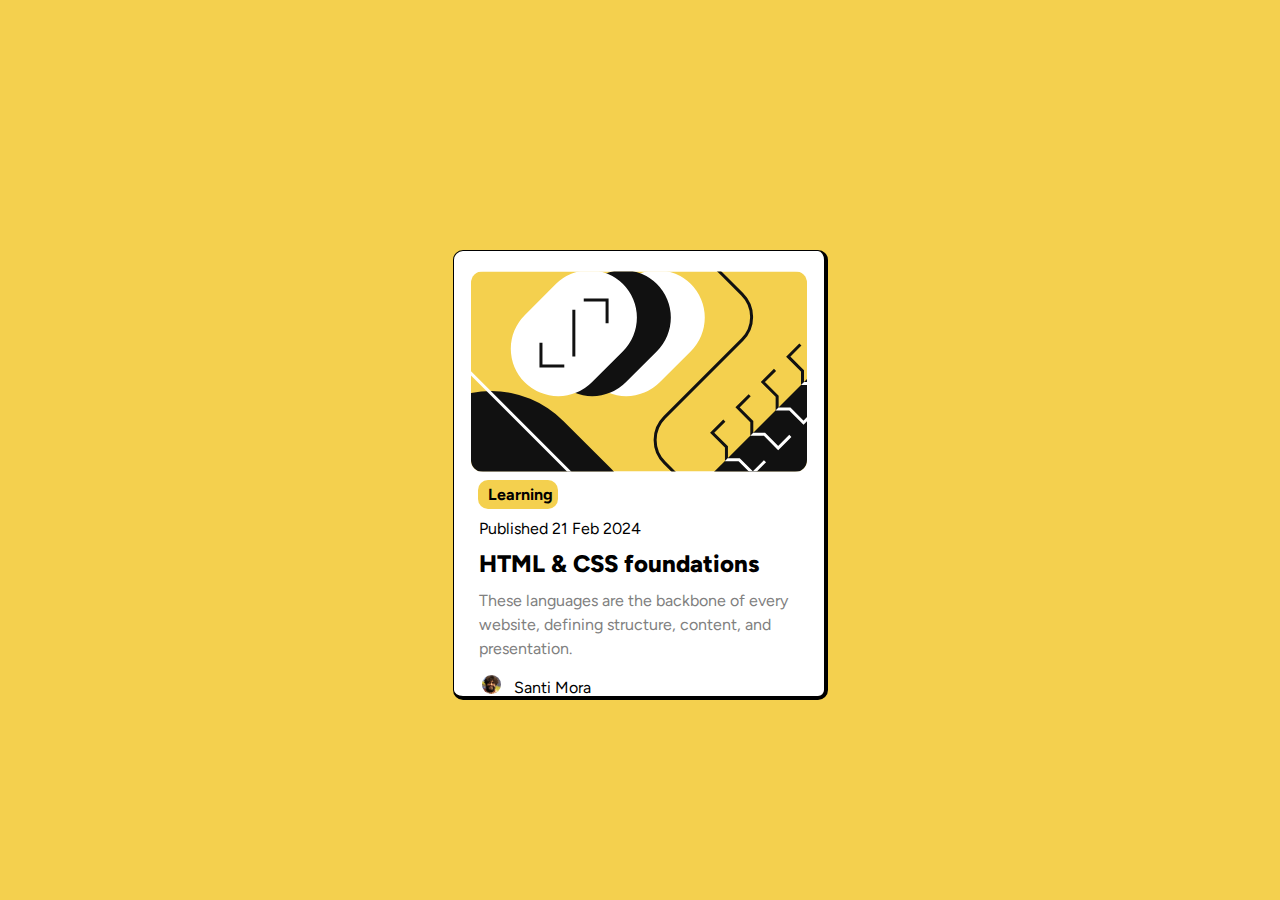
<file: index.html>
<!DOCTYPE html>
<html lang="en">
  <header></header>
    <head>
  <meta charset="UTF-8">

  <meta name="viewport" content="width=device-width, initial-scale=1.0"> <!-- displays site properly based on user's device -->

  <link rel="icon" type="image/png" sizes="32x32" href="./assets/images/favicon-32x32.png">
  <link rel="stylesheet" href="style.css">
  
  <title>Frontend Mentor | Blog preview card</title>

  <!-- Feel free to remove these styles or customise in your own stylesheet 👍 -->
  
    </header>
  </head>
<body>
  <main>

    <img class="image" src="/assets/images/illustration-article.svg">

      <p class="rectangle">Learning</p>

        <p class="date">Published 21 Feb 2024</p>

          <h1>HTML & CSS foundations</h1>

            <p class="article">These languages are the backbone of every website, defining structure, content, and presentation.</p>

              <img class="z" src="/assets/images/santi.jpeg"> 
  
                <footer>Santi Mora</footer>
    </main>
  </body>
</html>
</file>
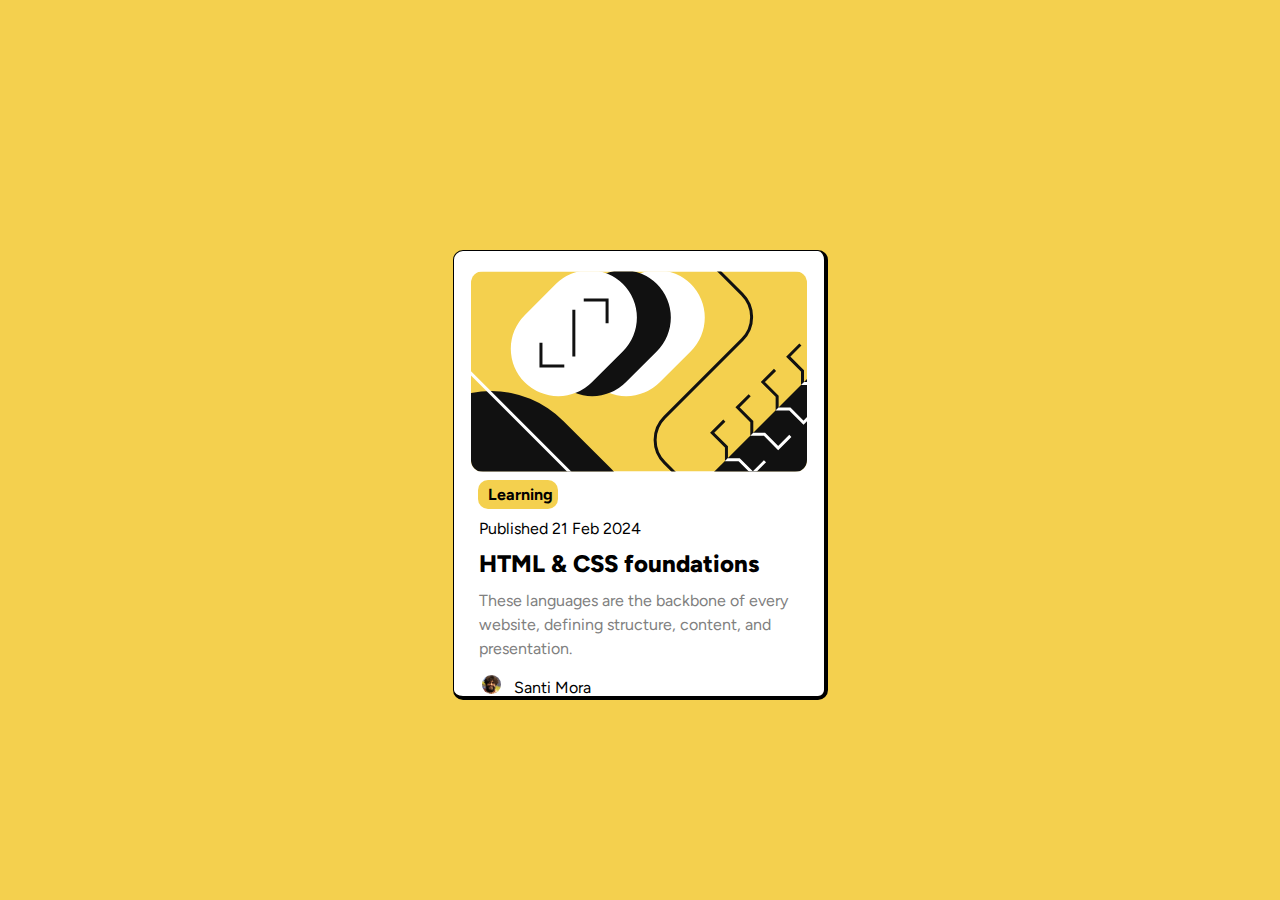
<file: mb-index.html>
<!DOCTYPE html>
<html lang="en">
  <header></header>
    <head>
  <meta charset="UTF-8">

  <meta name="viewport" content="width=device-width, initial-scale=1.0"> <!-- displays site properly based on user's device -->

  <link rel="icon" type="image/png" sizes="32x32" href="./assets/images/favicon-32x32.png">
  <link rel="stylesheet" href="mobile-sstyle.css">
  
  <title>Frontend Mentor | Blog preview card</title>

  <!-- Feel free to remove these styles or customise in your own stylesheet 👍 -->
  
    </header>
  </head>
<body>
  <main>

    <img class="image" src="/assets/images/illustration-article.svg">

      <p class="rectangle">Learning</p>

        <p class="date">Published 21 Feb 2024</p>

          <h1>HTML & CSS foundations</h1>

            <p class="article">These languages are the backbone of every website, defining structure, content, and presentation.</p>

              <img class="z" src="/assets/images/santi.jpeg"> 
  
                <footer>Santi Mora</footer>
    </main>
  </body>
</html>
</file>
<file: style.css>
@font-face {
    font-family: 'Figtree';
    src: url(/assets/fonts/static/Figtree-ExtraBold.ttf);
    src: url(/assets/fonts/static/Figtree-SemiBold.ttf);
    src: url(/assets/fonts/Figtree-Italic-VariableFont_wght.ttf);
    src: url(/assets/fonts/Figtree-VariableFont_wght.ttf);
}
:root{
    --Yellow: hsl(47, 88%, 63%);
    --White: hsl(0, 0%, 100%);
    --Grey: hsl(0, 0%, 50%);
    --Black: hsl(0, 0%, 7%);
    }
*{
    margin: auto auto;
    padding: 4px;
    max-width: 1440px;
    max-height: 50vh;
    box-sizing: border-box;
    text-align: center;
    font-family: 'Figtree', Arial, Helvetica, sans-serif;
}

html{
    background-color: var(--Yellow);
    padding-top: 250px;
}
body{
    width: 100%;
    max-height: 50vh;
    max-width: 375px;
    align-items: center;
    background-color: var(--White);
    border-radius: 10px;
    border-right: 4px solid black;
    border-bottom: 4px solid black;
    border-top: 0.5px solid black;
    border-left: 0.5px solid black;
}

.rectangle{
    background-color: var(--Yellow);
    border-radius: 10px;
    align-items: center;
    text-align: left;
    padding: 5px 10px;
    margin: 0 16.1rem 0 1rem;
    display: block;
    max-width: 375px;  
    font-weight: bold;
}

.date{
    text-align: left;
    align-items: center;
    max-width: 375px;
    padding: 0 5px;
    margin: 0.5rem 1rem;
    
}
.z{
    border-radius: 100%;
    max-width: 375px;
    max-height: 3vh;
    align-items: left;
    text-align: left;
    display: flex;
    margin: 0.5rem 1rem;
}


.image{
    border-radius: 1rem;
    height: 100%;
    max-width: 375px;
}

h1{
    font-family: 'Figtree';
    font-weight: 800;
    font-size: 1.5rem;
    text-align: left;
    align-items: center;
    max-width: 375px;
    padding: 0 5px;
    margin: 0.5rem 1rem;
}

.article{
    color: var(--Grey);
    text-align: left;
    max-width: 375px;
    padding: 0 5px 0 5px;
    margin: 0 1rem;
    align-items: center;
    line-height: 1.5rem;
}

h1, .article, .date{
padding: 0.1rem;
}

footer{
    text-align: left;
    margin: -2rem 3rem 0rem;
}
</file>
<file: mobile-sstyle.css>
@font-face {
    font-family: 'Figtree';
    src: url(/assets/fonts/static/Figtree-ExtraBold.ttf);
    src: url(/assets/fonts/static/Figtree-SemiBold.ttf);
    src: url(/assets/fonts/Figtree-Italic-VariableFont_wght.ttf);
    src: url(/assets/fonts/Figtree-VariableFont_wght.ttf);
}
:root{
    --Yellow: hsl(47, 88%, 63%);
    --White: hsl(0, 0%, 100%);
    --Grey: hsl(0, 0%, 50%);
    --Black: hsl(0, 0%, 7%);
    }
*{
    margin: auto auto;
    padding: 4px;
    max-width: 1440px;
    max-height: 50vh;
    box-sizing: border-box;
    text-align: center;
    font-family: 'Figtree', Arial, Helvetica, sans-serif;
}

html{
    background-color: var(--Yellow);
    padding-top: 250px;
    margin: 0 10rem;
}
body{
    width: 100%;
    max-height: 50vh;
    max-width: 375px;
    align-items: center;
    background-color: var(--White);
    border-radius: 10px;
    border-right: 4px solid black;
    border-bottom: 4px solid black;
    border-top: 0.5px solid black;
    border-left: 0.5px solid black;
}

.rectangle{
    background-color: var(--Yellow);
    border-radius: 10px;
    align-items: center;
    text-align: left;
    padding: 5px 10px;
    margin: 0 16.1rem 0 1rem;
    display: block;
    max-width: 375px;  
    font-weight: bold;
}

.date{
    text-align: left;
    align-items: center;
    max-width: 375px;
    padding: 0 5px;
    margin: 0.5rem 1rem;
    
}
.z{
    border-radius: 100%;
    max-width: 375px;
    max-height: 3vh;
    align-items: left;
    text-align: left;
    display: flex;
    margin: 0.5rem 1rem;
}


.image{
    border-radius: 1rem;
    height: 100%;
    max-width: 375px;
}

h1{
    font-family: 'Figtree';
    font-weight: 800;
    font-size: 1.5rem;
    text-align: left;
    align-items: center;
    max-width: 375px;
    padding: 0 5px;
    margin: 0.5rem 1rem;
}

.article{
    color: var(--Grey);
    text-align: left;
    max-width: 375px;
    padding: 0 5px 0 5px;
    margin: 0 1rem;
    align-items: center;
    line-height: 1.5rem;
}

h1, .article, .date{
padding: 0.1rem;
}

footer{
    text-align: left;
    margin: -2rem 3rem 0rem;
}
</file>
